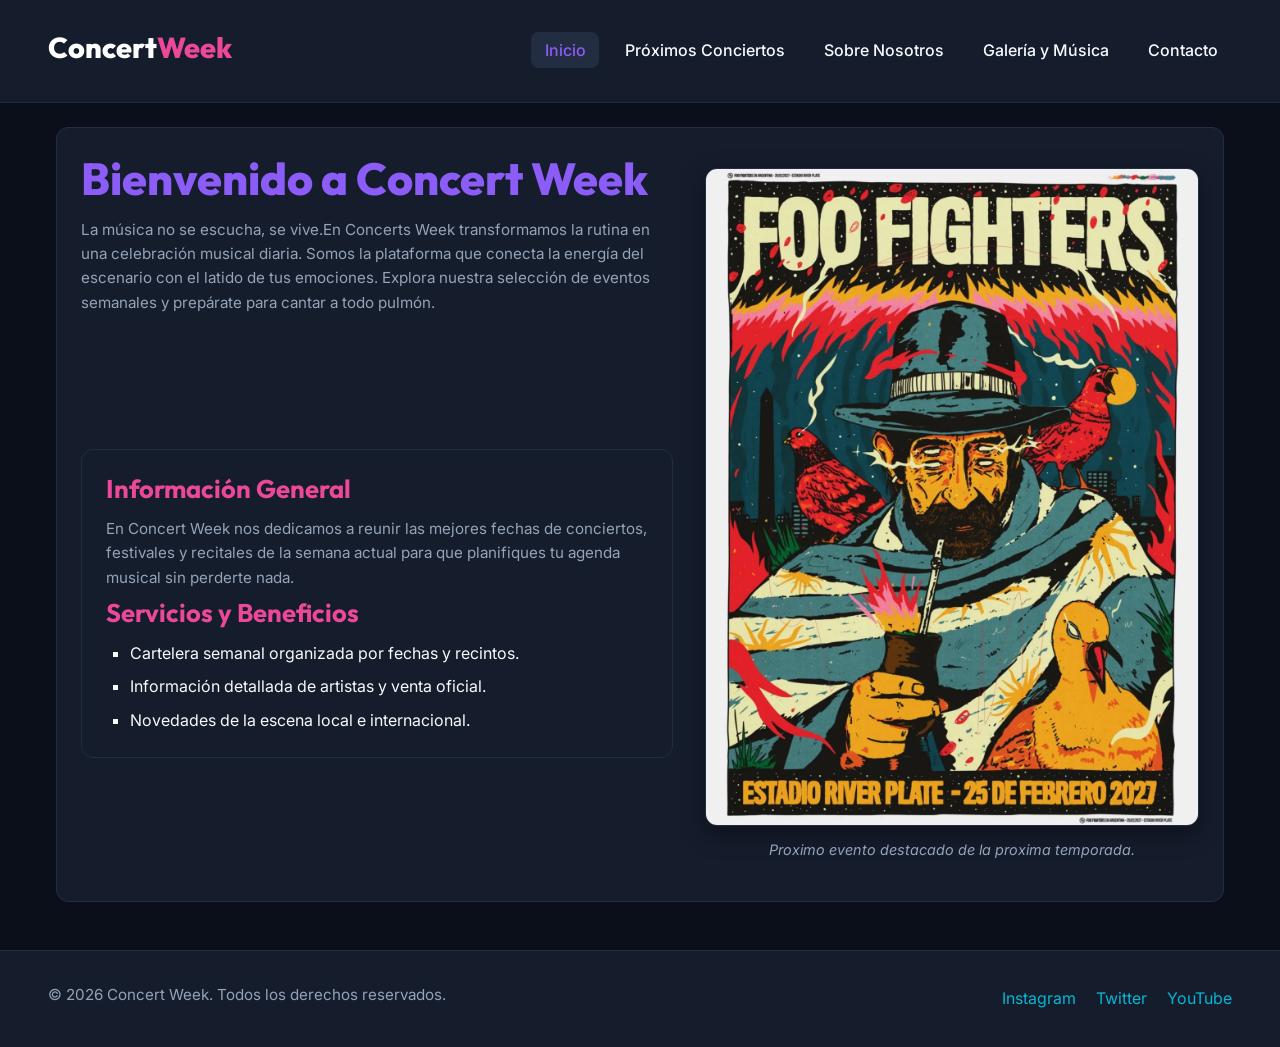
<file: proyeconcertweegrid/index.html>
<!DOCTYPE html>
<html lang="es">

<head>
    <meta charset="UTF-8">
    <meta name="viewport" content="width=device-width, initial-scale=1.0">
    <title>Concert Week | Inicio</title>
    <!-- Google Fonts -->
    <link rel="preconnect" href="https://fonts.googleapis.com">
    <link rel="preconnect" href="https://fonts.gstatic.com" crossorigin>
    <link
        href="https://fonts.googleapis.com/css2?family=Inter:wght@300;400;500;600&family=Outfit:wght@600;700;800&display=swap"
        rel="stylesheet">
    <!-- Hoja de Estilos Externa -->
    <link rel="stylesheet" href="styles/styles.css">
</head>

<body>

    <header class="main-header">
        <p class="brand-title">Concert<span class="brand-accent">Week</span></p>
        <nav class="main-nav">
            <ul class="nav-list">
                <li><a href="index.html" class="nav-link nav-link-active">Inicio</a></li>
                <li><a href="pages/conciertos.html" class="nav-link">Próximos Conciertos</a></li>
                <li><a href="pages/nosotros.html" class="nav-link">Sobre Nosotros</a></li>
                <li><a href="pages/galeria.html" class="nav-link">Galería y Música</a></li>
                <li><a href="pages/contacto.html" class="nav-link">Contacto</a></li>
            </ul>
        </nav>
    </header>

    <main class="main-content">
        <!-- Sección Compleja Maquetada con CSS Grid y grid-template-areas -->
        <section class="content-section hero-grid-container">

            <article class="area-intro">
                <h1>Bienvenido a Concert Week</h1>
                <p>La música no se escucha, se vive.En Concerts Week transformamos la rutina en una celebración musical
                    diaria. Somos la plataforma que conecta la energía del escenario con el latido de tus emociones.
                    Explora
                    nuestra selección de eventos semanales y prepárate para cantar a todo pulmón.</p>

            </article>


            <figure class="media-figure area-media">
                <img src="./images/foafiche.webp" alt="Concierto de música en vivo con multitud y luces neón"
                    class="media-image">
                <figcaption class="media-caption">Proximo evento destacado de la proxima temporada.
                </figcaption>
            </figure>
            <section class="content-section hero-flex-container">
                <h2>Información General</h2>
                <p>En Concert Week nos dedicamos a reunir las mejores fechas de conciertos, festivales y recitales de la
                    semana actual para que planifiques tu agenda musical sin perderte nada.</p>

                <article class="area-features">
                    <h2>Servicios y Beneficios</h2>
                    <ul class="feature-list">
                        <li>Cartelera semanal organizada por fechas y recintos.</li>
                        <li>Información detallada de artistas y venta oficial.</li>
                        <li>Novedades de la escena local e internacional.</li>
                    </ul>
                </article>

            </section>
    </main>

    <footer class="main-footer">
        <p>&copy; 2026 Concert Week. Todos los derechos reservados.</p>
        <nav class="footer-nav">

            <ul class="footer-list">
                <li><a href="https://instagram.com" target="_blank" rel="noopener noreferrer">Instagram</a></li>
                <li><a href="https://twitter.com" target="_blank" rel="noopener noreferrer">Twitter</a></li>
                <li><a href="https://youtube.com" target="_blank" rel="noopener noreferrer">YouTube</a></li>

            </ul>
        </nav>

    </footer>

</body>

</html>
</file>
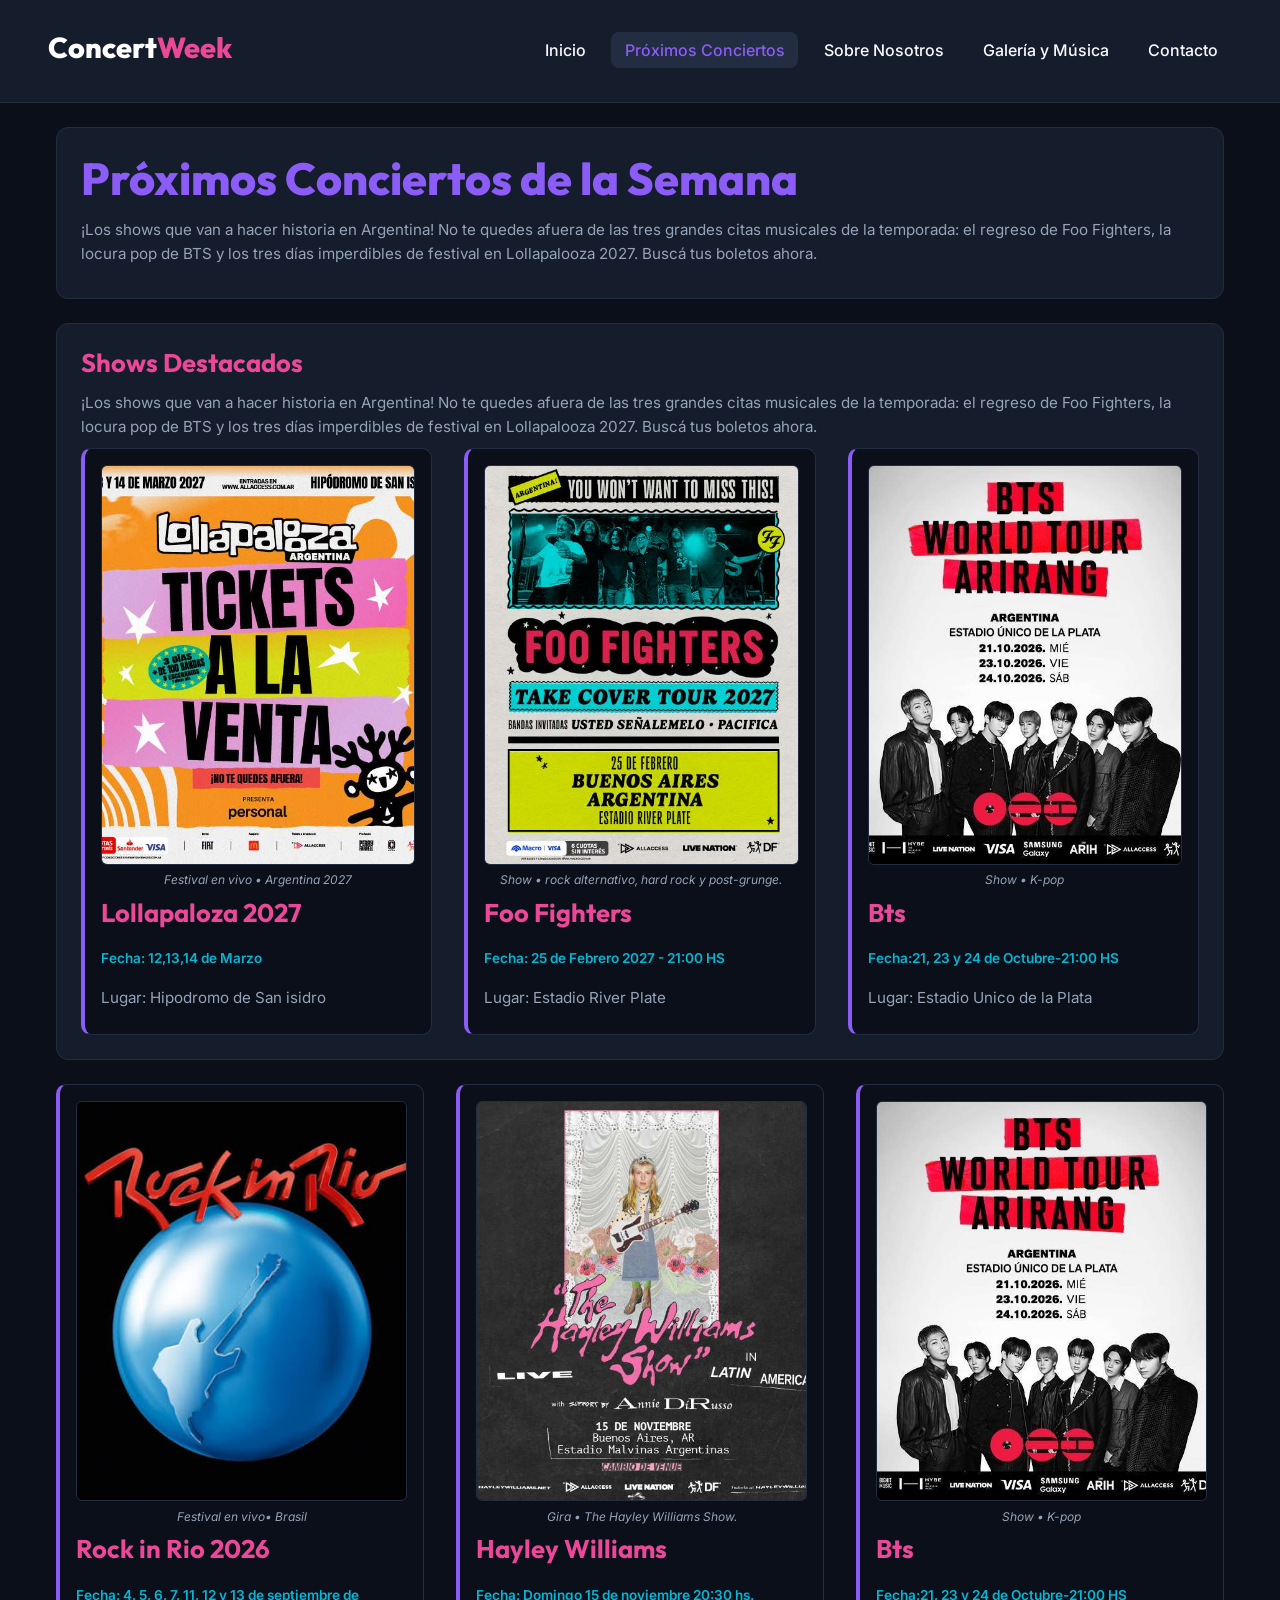
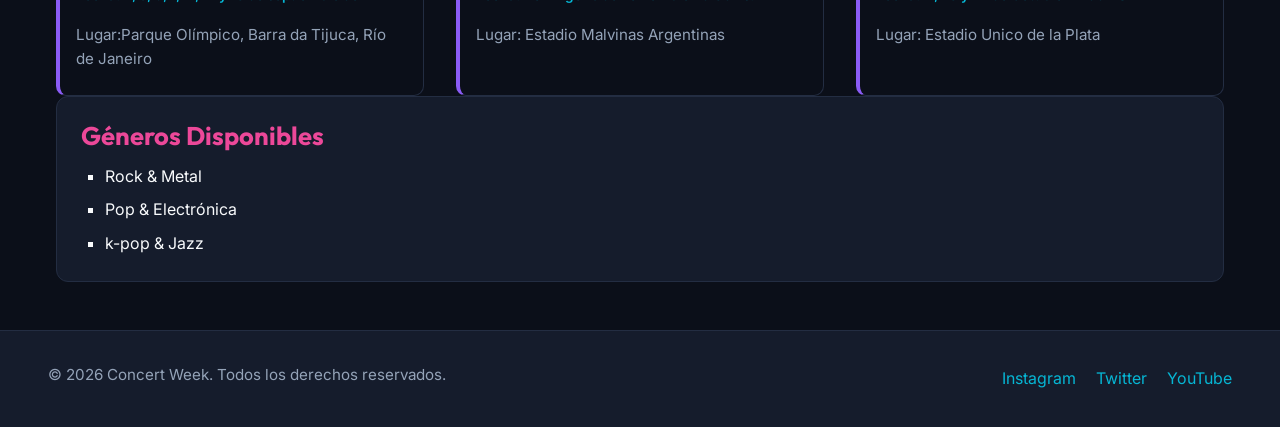
<file: proyeconcertweegrid/pages/conciertos.html>
<!DOCTYPE html>
<html lang="es">

<head>
    <meta charset="UTF-8">
    <meta name="viewport" content="width=device-width, initial-scale=1.0">
    <title>Concert Week | Próximos Conciertos</title>
    <!-- Google Fonts -->
    <link rel="preconnect" href="https://fonts.googleapis.com">
    <link rel="preconnect" href="https://fonts.gstatic.com" crossorigin>
    <link
        href="https://fonts.googleapis.com/css2?family=Inter:wght@300;400;500;600&family=Outfit:wght@600;700;800&display=swap"
        rel="stylesheet">
    <!-- Hoja de Estilos Externa -->
    <link rel="stylesheet" href="../styles/styles.css">
</head>
<!-- Me gustaria que las imagenes fueran en corrido tipo carrusel y tengo dudas con algunas cosas veo la pagina un poco simple  -->

<body>

    <header class="main-header">
        <p class="brand-title">Concert<span class="brand-accent">Week</span></p>
        <nav class="main-nav">
            <ul class="nav-list">
                <li><a href="../index.html" class="nav-link">Inicio</a></li>
                <li><a href="conciertos.html" class="nav-link nav-link-active">Próximos Conciertos</a></li>
                <li><a href="nosotros.html" class="nav-link">Sobre Nosotros</a></li>
                <li><a href="galeria.html" class="nav-link">Galería y Música</a></li>
                <li><a href="contacto.html" class="nav-link">Contacto</a></li>
            </ul>
        </nav>
    </header>

    <main class="main-content">
        <section class="content-section">
            <h1>Próximos Conciertos de la Semana</h1>
            <p>¡Los shows que van a hacer historia en Argentina! No te quedes afuera de las tres grandes citas musicales
                de la temporada: el regreso de Foo Fighters, la locura pop de BTS y los tres días imperdibles de
                festival en Lollapalooza 2027. Buscá tus boletos ahora.</p>
        </section>

        <section class="content-section">
            <h2>Shows Destacados</h2>
            <p>¡Los shows que van a hacer historia en Argentina! No te quedes afuera de las tres grandes citas musicales
                de la temporada: el regreso de Foo Fighters, la locura pop de BTS y los tres días imperdibles de
                festival en Lollapalooza 2027. Buscá tus boletos ahora.</p>


            <!-- Grilla Responsive (1 Columna en Mobile -> 3 Columnas en Desktop) -->
            <section class="concerts-grid-container">
                <article class="concert-card">
                    <figure class="concert-card-figure">
                        <img src="../images/bannerlollapaloza.jpg" alt="Lollapalooza 2027 Argentina"
                            class="concert-card-image">
                        <figcaption class="concert-card-caption">Festival en vivo • Argentina 2027</figcaption>
                    </figure>
                    <h2>Lollapaloza 2027</h2>
                    <p class="concert-info">Fecha: 12,13,14 de Marzo</p>
                    <p>Lugar: Hipodromo de San isidro</p>
                </article>

                <article class="concert-card">
                    <figure class="concert-card-figure">
                        <img src="../images/foofither.jpg" alt="Gira Take Cover Tour" class="concert-card-image">
                        <figcaption class="concert-card-caption">Show • rock alternativo, hard rock y post-grunge.
                        </figcaption>
                    </figure>
                    <h2>Foo Fighters</h2>
                    <p class="concert-info">Fecha: 25 de Febrero 2027 - 21:00 HS</p>
                    <p>Lugar: Estadio River Plate</p>
                </article>

                <article class="concert-card">
                    <figure class="concert-card-figure">
                        <img src="../images/bts.jpeg" alt="Banda indie tocando en vivo en Indie Waves Live"
                            class="concert-card-image">
                        <figcaption class="concert-card-caption">Show • K-pop</figcaption>
                    </figure>
                    <h2>Bts</h2>
                    <p class="concert-info">Fecha:21, 23 y 24 de Octubre-21:00 HS</p>
                    <p>Lugar: Estadio Unico de la Plata</p>
                </article>
            </section>
        </section>
        <!-- segunda cartelera -->

        <section class="concerts-grid-container">
            <article class="concert-card">
                <figure class="concert-card-figure">
                    <img src="../images/images.jprockinrio.jfif" alt="Rock in Rio 2026" class="concert-card-image">
                    <figcaption class="concert-card-caption">Festival en vivo• Brasil</figcaption>
                </figure>
                <h2>Rock in Rio 2026</h2>
                <p class="concert-info">Fecha: 4, 5, 6, 7, 11, 12 y 13 de septiembre de</p>
                <p>Lugar:Parque Olímpico, Barra da Tijuca, Río de Janeiro</p>
            </article>

            <article class="concert-card">
                <figure class="concert-card-figure">
                    <img src="../images/7b93d54b-1621-4b7e-b284-ae6206092a9a-hayleywilliams-bannersaa640x640.jpg"
                        alt="The Hayley Williams Show." class="concert-card-image">
                    <figcaption class="concert-card-caption">Gira • The Hayley Williams Show.
                    </figcaption>
                </figure>
                <h2>Hayley Williams</h2>
                <p class="concert-info">Fecha: Domingo 15 de noviembre 20:30 hs.</p>
                <p>Lugar: Estadio Malvinas Argentinas</p>
            </article>

            <article class="concert-card">
                <figure class="concert-card-figure">
                    <img src="../images/bts.jpeg" alt="Banda indie tocando en vivo en Indie Waves Live"
                        class="concert-card-image">
                    <figcaption class="concert-card-caption">Show • K-pop</figcaption>
                </figure>
                <h2>Bts</h2>
                <p class="concert-info">Fecha:21, 23 y 24 de Octubre-21:00 HS</p>
                <p>Lugar: Estadio Unico de la Plata</p>
            </article>

        </section>
        </section>


        <section class="content-section">
            <h2>Géneros Disponibles</h2>
            <ul class="feature-list">
                <li>Rock & Metal</li>
                <li>Pop & Electrónica</li>
                <li>k-pop & Jazz</li>
            </ul>
        </section>
    </main>

    <footer class="main-footer">
        <p>&copy; 2026 Concert Week. Todos los derechos reservados.</p>
        <nav class="footer-nav">
            <ul class="footer-list">
                <li><a href="https://instagram.com" target="_blank" rel="noopener noreferrer">Instagram</a></li>
                <li><a href="https://twitter.com" target="_blank" rel="noopener noreferrer">Twitter</a></li>
                <li><a href="https://youtube.com" target="_blank" rel="noopener noreferrer">YouTube</a></li>
            </ul>
        </nav>
    </footer>

</body>

</html>
</file>
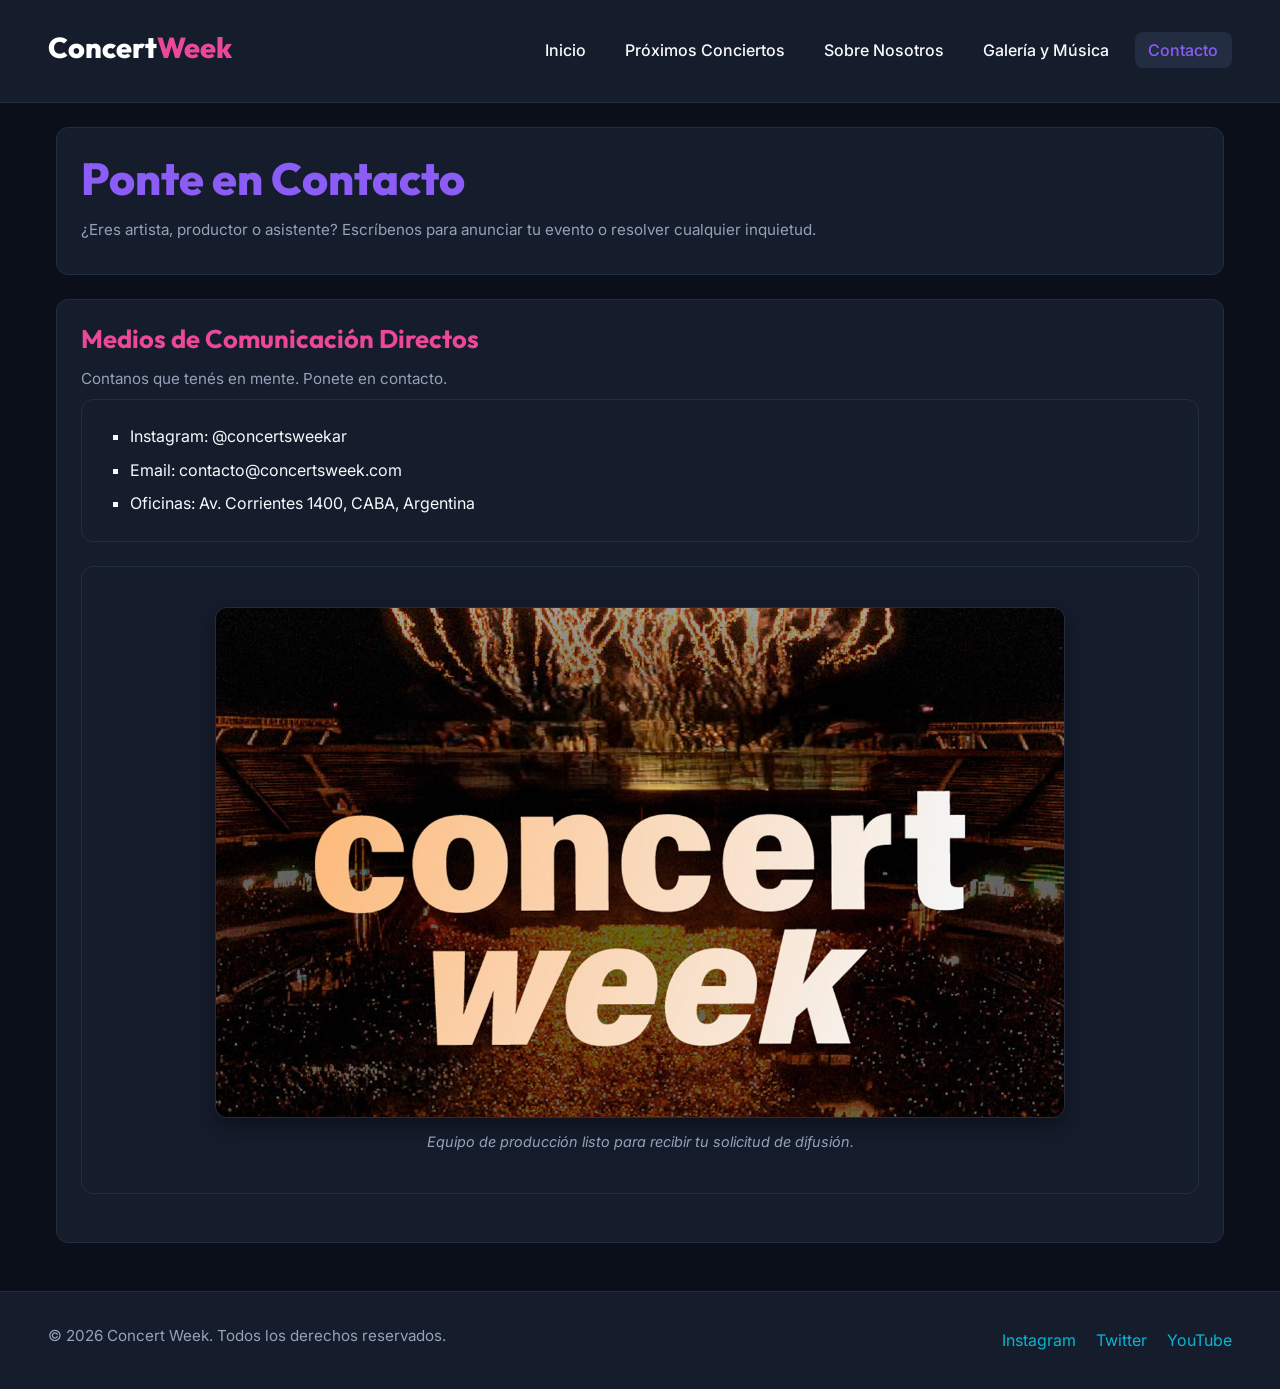
<file: proyeconcertweegrid/pages/contacto.html>
<!DOCTYPE html>
<html lang="es">

<head>
    <meta charset="UTF-8">
    <meta name="viewport" content="width=device-width, initial-scale=1.0">
    <title>Concert Week | Contacto</title>
    <!-- Google Fonts -->
    <link rel="preconnect" href="https://fonts.googleapis.com">
    <link rel="preconnect" href="https://fonts.gstatic.com" crossorigin>
    <link
        href="https://fonts.googleapis.com/css2?family=Inter:wght@300;400;500;600&family=Outfit:wght@600;700;800&display=swap"
        rel="stylesheet">
    <!-- Hoja de Estilos Externa -->
    <link rel="stylesheet" href="../styles/styles.css">
</head>

<body>

    <header class="main-header">
        <p class="brand-title">Concert<span class="brand-accent">Week</span></p>
        <nav class="main-nav">
            <ul class="nav-list">
                <li><a href="../index.html" class="nav-link">Inicio</a></li>
                <li><a href="conciertos.html" class="nav-link">Próximos Conciertos</a></li>
                <li><a href="nosotros.html" class="nav-link">Sobre Nosotros</a></li>
                <li><a href="galeria.html" class="nav-link">Galería y Música</a></li>
                <li><a href="contacto.html" class="nav-link nav-link-active">Contacto</a></li>
            </ul>
        </nav>
    </header>

    <main class="main-content">
        <section class="content-section">
            <h1>Ponte en Contacto</h1>
            <p>¿Eres artista, productor o asistente? Escríbenos para anunciar tu evento o resolver cualquier inquietud.
            </p>
        </section>

        <section class="content-section">
            <h2>Medios de Comunicación Directos</h2>
            <p>Contanos que tenés en mente.
                Ponete en contacto.</p>

            <section class="content-section">
                <ul class="feature-list">
                    <li>Instagram: @concertsweekar</li>
                    <li>Email: contacto@concertsweek.com</li>
                    <li>Oficinas: Av. Corrientes 1400, CABA, Argentina</li>
                </ul>
            </section>

            <section class="content-section">
                <figure class="media-figure">
                    <img src="../images/concertsweek.jpg"
                        alt="Micrófono y luces de producción en vivo" class="media-image">
                    <figcaption class="media-caption">Equipo de producción listo para recibir tu solicitud de difusión.
                    </figcaption>
                </figure>
            </section>
    </main>

    <footer class="main-footer">
        <p>&copy; 2026 Concert Week. Todos los derechos reservados.</p>
        <nav class="footer-nav">
            <ul class="footer-list">
                <li><a href="https://instagram.com" target="_blank" rel="noopener noreferrer">Instagram</a></li>
                <li><a href="https://twitter.com" target="_blank" rel="noopener noreferrer">Twitter</a></li>
                <li><a href="https://youtube.com" target="_blank" rel="noopener noreferrer">YouTube</a></li>

            </ul>
        </nav>
    </footer>

</body>

</html>
</file>
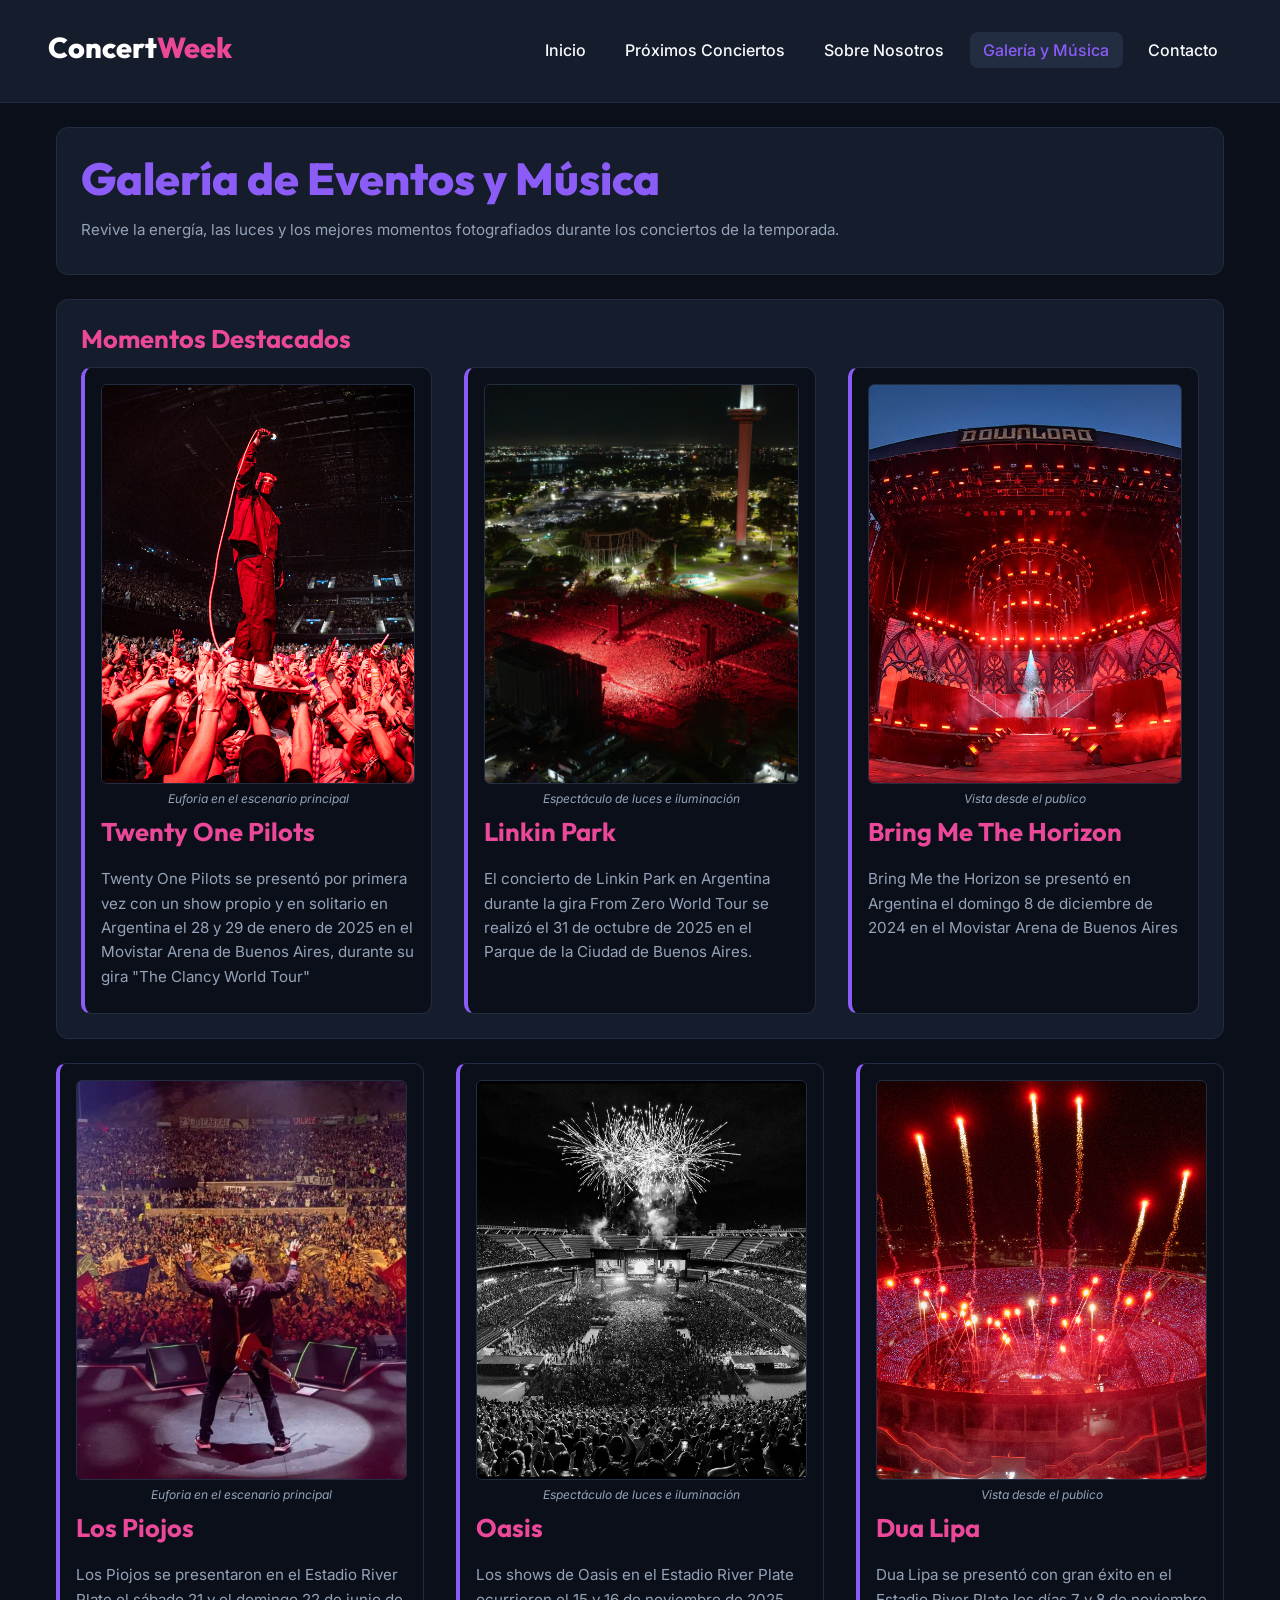
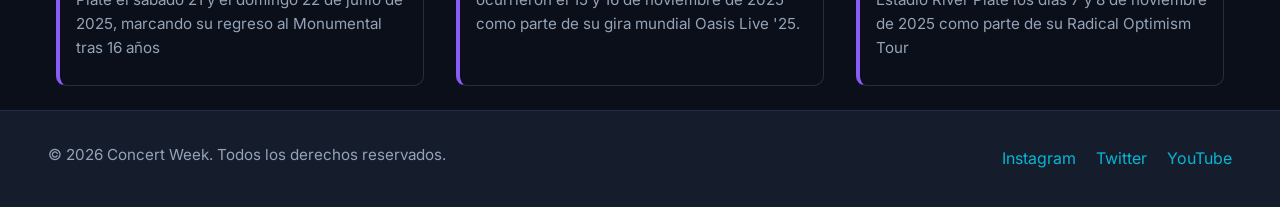
<file: proyeconcertweegrid/pages/galeria.html>
<!DOCTYPE html>
<html lang="es">

<head>
    <meta charset="UTF-8">
    <meta name="viewport" content="width=device-width, initial-scale=1.0">
    <title>Concert Week | Galería y Música</title>
    <!-- Google Fonts -->
    <link rel="preconnect" href="https://fonts.googleapis.com">
    <link rel="preconnect" href="https://fonts.gstatic.com" crossorigin>
    <link
        href="https://fonts.googleapis.com/css2?family=Inter:wght@300;400;500;600&family=Outfit:wght@600;700;800&display=swap"
        rel="stylesheet">
    <!-- Hoja de Estilos Externa -->
    <link rel="stylesheet" href="../styles/styles.css">
</head>

<body>

    <header class="main-header">
        <p class="brand-title">Concert<span class="brand-accent">Week</span></p>
        <nav class="main-nav">
            <ul class="nav-list">
                <li><a href="../index.html" class="nav-link">Inicio</a></li>
                <li><a href="conciertos.html" class="nav-link">Próximos Conciertos</a></li>
                <li><a href="nosotros.html" class="nav-link">Sobre Nosotros</a></li>
                <li><a href="galeria.html" class="nav-link nav-link-active">Galería y Música</a></li>
                <li><a href="contacto.html" class="nav-link">Contacto</a></li>
            </ul>
        </nav>
    </header>

    <main class="main-content">
        <section class="content-section">
            <h1>Galería de Eventos y Música</h1>
            <p>Revive la energía, las luces y los mejores momentos fotografiados durante los conciertos de la temporada.
            </p>
        </section>

        <section class="content-section">
            <h2>Momentos Destacados</h2>

            <!-- Grilla Responsive de Galería -->
            <section class="concerts-grid-container">
                <article class="concert-card">
                    <figure class="concert-card-figure">
                        <img src="../images/twentyonepilots.jpg" alt="Público disfrutando del concierto Clancy Tour"
                            class="concert-card-image">
                        <figcaption class="concert-card-caption">Euforia en el escenario principal</figcaption>
                    </figure>
                    <h2>Twenty One Pilots</h2>
                    <p>Twenty One Pilots se presentó por primera vez con un show propio y en solitario en Argentina el
                        28 y 29 de enero de 2025 en el Movistar Arena de Buenos Aires, durante su gira "The Clancy World
                        Tour"</p>
                </article>

                <article class="concert-card">
                    <figure class="concert-card-figure">
                        <img src="../images/LinkinParkArgentina.jpg" alt="Luces de escenario durante presentación"
                            class="concert-card-image">
                        <figcaption class="concert-card-caption">Espectáculo de luces e iluminación</figcaption>
                    </figure>
                    <h2>Linkin Park</h2>
                    <p>El concierto de Linkin Park en Argentina durante la gira From Zero World Tour se realizó el 31 de
                        octubre de 2025 en el Parque de la Ciudad de Buenos Aires.</p>
                </article>

                <article class="concert-card">
                    <figure class="concert-card-figure">
                        <img src="../images/bthm.jpeg" alt="Post Human Next Gen" class="concert-card-image">
                        <figcaption class="concert-card-caption">Vista desde el publico </figcaption>
                    </figure>
                    <h2>Bring Me The Horizon</h2>
                    <p>Bring Me the Horizon se presentó en Argentina el domingo 8 de diciembre de 2024 en el Movistar
                        Arena de Buenos Aires</p>
                </article>
            </section>
        </section>




        <section class="concerts-grid-container">
            <article class="concert-card">
                <figure class="concert-card-figure">
                    <img src="../images/lospiojos.webp" alt="Los Piojos " class="concert-card-image">
                    <figcaption class="concert-card-caption">Euforia en el escenario principal</figcaption>
                </figure>
                <h2>Los Piojos</h2>
                <p>Los Piojos se presentaron en el Estadio River Plate el sábado 21 y el domingo 22 de junio de 2025,
                    marcando su regreso al Monumental tras 16 años</p>
            </article>

            <article class="concert-card">
                <figure class="concert-card-figure">
                    <img src="../images/oasisriver.jpg" alt="Luces de escenario durante presentación"
                        class="concert-card-image">
                    <figcaption class="concert-card-caption">Espectáculo de luces e iluminación</figcaption>
                </figure>
                <h2>Oasis</h2>
                <p>Los shows de Oasis en el Estadio River Plate ocurrieron el 15 y 16 de noviembre de 2025 como parte de
                    su gira mundial Oasis Live '25.</p>
            </article>

            <article class="concert-card">
                <figure class="concert-card-figure">
                    <img src="../images/dualipariver.jpg" alt="Post Human Next Gen" class="concert-card-image">
                    <figcaption class="concert-card-caption">Vista desde el publico </figcaption>
                </figure>
                <h2>Dua Lipa</h2>
                <p>Dua Lipa se presentó con gran éxito en el Estadio River Plate los días 7 y 8 de noviembre de 2025
                    como parte de su Radical Optimism Tour</p>
            </article>
        </section>

    </main>

    <footer class="main-footer">
        <p>&copy; 2026 Concert Week. Todos los derechos reservados.</p>
        <nav class="footer-nav">
            <ul class="footer-list">
                <li><a href="https://instagram.com" target="_blank" rel="noopener noreferrer">Instagram</a></li>
                <li><a href="https://twitter.com" target="_blank" rel="noopener noreferrer">Twitter</a></li>
                <li><a href="https://youtube.com" target="_blank" rel="noopener noreferrer">YouTube</a></li>

            </ul>
        </nav>
    </footer>

</body>

</html>
</file>
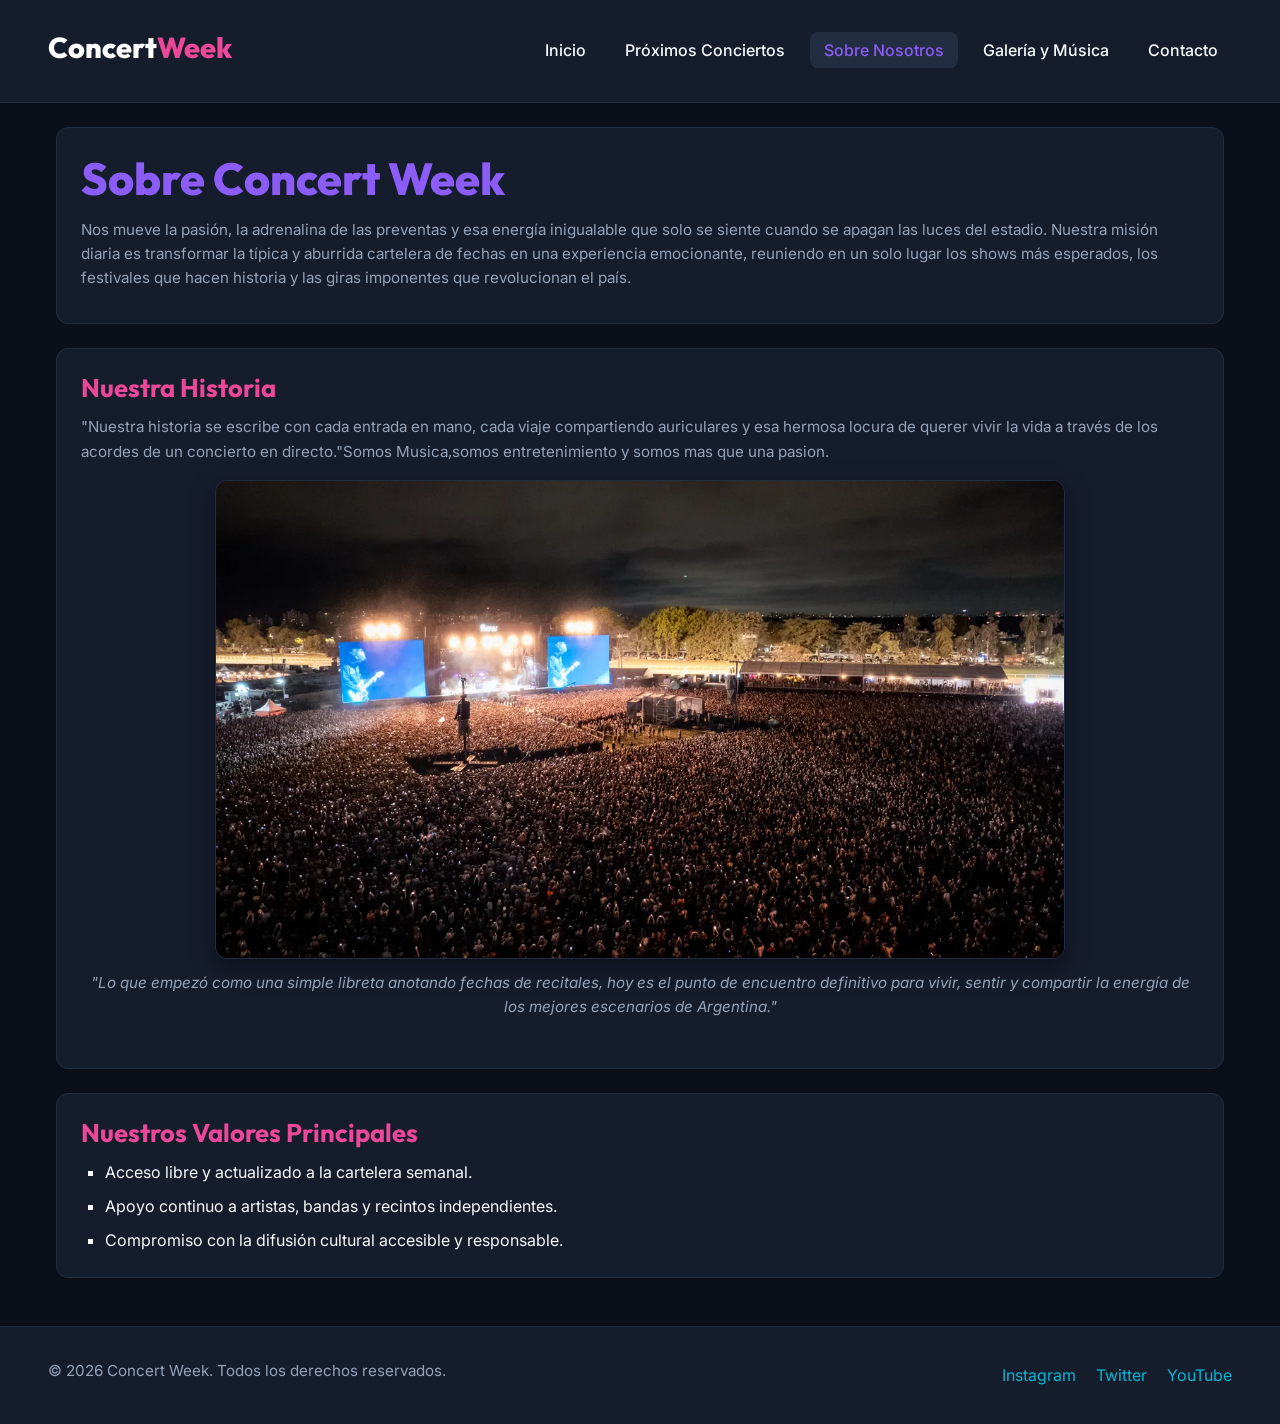
<file: proyeconcertweegrid/pages/nosotros.html>
<!DOCTYPE html>
<html lang="es">

<head>
    <meta charset="UTF-8">
    <meta name="viewport" content="width=device-width, initial-scale=1.0">
    <title>Concert Week | Sobre Nosotros</title>
    <!-- Google Fonts -->
    <link rel="preconnect" href="https://fonts.googleapis.com">
    <link rel="preconnect" href="https://fonts.gstatic.com" crossorigin>
    <link
        href="https://fonts.googleapis.com/css2?family=Inter:wght@300;400;500;600&family=Outfit:wght@600;700;800&display=swap"
        rel="stylesheet">
    <!-- Hoja de Estilos Externa -->
    <link rel="stylesheet" href="../styles/styles.css">
</head>

<body>

    <header class="main-header">
        <p class="brand-title">Concert<span class="brand-accent">Week</span></p>
        <nav class="main-nav">
            <ul class="nav-list">
                <li><a href="../index.html" class="nav-link">Inicio</a></li>
                <li><a href="conciertos.html" class="nav-link">Próximos Conciertos</a></li>
                <li><a href="nosotros.html" class="nav-link nav-link-active">Sobre Nosotros</a></li>
                <li><a href="galeria.html" class="nav-link">Galería y Música</a></li>
                <li><a href="contacto.html" class="nav-link">Contacto</a></li>
            </ul>
        </nav>
    </header>

    <main class="main-content">
      <section class="content-section">
            <h1>Sobre Concert Week</h1>
            <p>Nos mueve la pasión, la adrenalina de las preventas y esa energía inigualable que solo se siente cuando
                se apagan las luces del estadio. Nuestra misión diaria es transformar la típica y aburrida cartelera de
                fechas en una experiencia emocionante, reuniendo en un solo lugar los shows más esperados, los
                festivales que hacen historia y las giras imponentes que revolucionan el país.</p>
        </section>

        <section class="content-section">
            <h2>Nuestra Historia</h2>
            <p>"Nuestra historia se escribe con cada entrada en mano, cada viaje compartiendo auriculares y esa hermosa
                locura de querer vivir la vida a través de los acordes de un concierto en directo."Somos Musica,somos
                entretenimiento y somos mas que una pasion. </p>

            <figure class="media-figure">
                <img src="../images/concertsweekpublico.jpg" alt="Imagen de nuestro logo y presentación"
                    class="media-image">
                <figcaption class="media-caption">
                    <p>"Lo que empezó como una simple libreta anotando fechas de recitales, hoy es el punto de encuentro
                        definitivo para vivir, sentir y compartir la energía de los mejores escenarios de Argentina."
                    </p>
                </figcaption>
            </figure>
        </section>
        <section class="content-section">
        <article class="area-features">
            <h2>Nuestros Valores Principales</h2>
            <ul class="feature-list">
                <li>Acceso libre y actualizado a la cartelera semanal.</li>
                <li>Apoyo continuo a artistas, bandas y recintos independientes.</li>
                <li>Compromiso con la difusión cultural accesible y responsable.</li>
            </ul>
        </article>
        </section>
    </main>

    <footer class="main-footer">
        <p>&copy; 2026 Concert Week. Todos los derechos reservados.</p>
        <nav class="footer-nav">
            <ul class="footer-list">
                <li><a href="https://instagram.com" target="_blank" rel="noopener noreferrer">Instagram</a></li>
                <li><a href="https://twitter.com" target="_blank" rel="noopener noreferrer">Twitter</a></li>
                <li><a href="https://youtube.com" target="_blank" rel="noopener noreferrer">YouTube</a></li>

            </ul>
        </nav>
    </footer>

</body>

</html>
</file>
<file: proyeconcertweegrid/styles/styles.css>
/* ==========================================================================
   1. RESETEO GLOBAL Y BOX MODEL (MOBILE-FIRST BASE)
   ========================================================================== */
* {
  margin: 0;
  padding: 0;
  box-sizing: border-box;
}

/* ==========================================================================
   2. VARIABLES Y PALETA DE COLORES (HEX / RGB)
   ========================================================================== */
:root {
  /* Paleta Nocturna */
  --color-bg-primary: #0b0f19;
  /* Fondo oscuro general */
  --color-bg-card: #151c2c;
  /* Fondo para tarjetas e islas */
  --color-border: #232d42;
  /* Color de bordes */

  /* Acentos Neón */
  --color-primary: #8b5cf6;
  /* Violeta Neón */
  --color-secondary: #ec4899;
  /* Rosa Neón */
  --color-accent: #06b6d4;
  /* Cían Neón */

  /* Textos */
  --color-text-main: #f8fafc;
  /* Texto principal */
  --color-text-muted: #94a3b8;
  /* Texto secundario */
  --color-text-white: #ffffff;

  /* Tipografías de Google Fonts */
  --font-heading: 'Outfit', 'Segoe UI', sans-serif;
  --font-body: 'Inter', 'Helvetica Neue', sans-serif;
}

/* ==========================================================================
   3. ESTILOS BASE DEL CUERPO
   ========================================================================== */
body {
  background-color: var(--color-bg-primary);
  color: var(--color-text-main);
  font-family: var(--font-body);
  font-size: 1rem;
  line-height: 1.6;
  min-height: 100vh;
  display: flex;
  flex-direction: column;
}

/* ==========================================================================
   4. JERARQUÍA TIPOGRÁFICA
   ========================================================================== */
h1,
h2
 {
  font-family: var(--font-heading);
  color: var(--color-text-white);
  line-height: 1.2;
}

h1 {
  font-size: 2.2rem;
  font-weight: 800;
  color: var(--color-primary);
  margin-bottom: 0.75rem;
}

h2 {
  font-size: 1.6rem;
  font-weight: 700;
  color: var(--color-secondary);
  margin-bottom: 0.75rem;
}



p {
  color: var(--color-text-muted);
  font-size: 0.95rem;
  margin-bottom: 0.5rem;
}

a {
  color: var(--color-accent);
  text-decoration: none;
  transition: color 0.3s ease;
}

a:hover {
  color: var(--color-secondary);
}

/* ==========================================================================
   5. NAVBAR / ENCABEZADO CON FLEXBOX
   ========================================================================== */
.main-header {
  background-color: var(--color-bg-card);
  border-bottom: 1px solid var(--color-border);
  padding: 1.25rem 1.5rem;
  display: flex;
  flex-direction: column;
  align-items: center;
  gap: 1rem;
}

.brand-title {
  font-family: var(--font-heading);
  font-size: 1.8rem;
  font-weight: 800;
  color: var(--color-text-white);
}

.brand-accent {
  color: var(--color-secondary);
}

.main-nav .nav-list {
  list-style: none;
  display: flex;
  flex-wrap: wrap;
  justify-content: center;
  gap: 0.75rem;
}

.nav-link {
  color: var(--color-text-main);
  font-weight: 500;
  padding: 0.5rem 0.85rem;
  border-radius: 8px;
  transition: background-color 0.3s ease, color 0.3s ease;
}

.nav-link:hover,
.nav-link-active {
  background-color: var(--color-border);
  color: var(--color-primary);
}

/* ==========================================================================
   6. CONTENEDOR PRINCIPAL Y SECCIONES
   ========================================================================== */
.main-content {
  width: 100%;
  max-width: 1200px;
  margin: 0 auto;
  padding: 1.5rem 1rem;
  flex: 1;
}

.content-section {
  background-color: var(--color-bg-card);
  border: 1px solid var(--color-border);
  border-radius: 12px;
  padding: 1.5rem;
  margin-bottom: 1.5rem;
}

/* ==========================================================================
   7. MAQUETACIÓN GRID CON GRID-TEMPLATE-AREAS (PÁGINA PRINCIPAL)
   ========================================================================== */
/* Disposición Móvil Base (Secciones Apiladas) */
.hero-grid-container {
  display: grid;
  grid-template-areas:
    "intro"
    "media"
    "features";
  gap: 1.5rem;
}

.area-intro {
  grid-area: intro;
}

.area-media {
  grid-area: media;
}

.area-features {
  grid-area: features;
}

/* ==========================================================================
   8. LISTA Y TARJETAS EN PÁGINA ADICIONAL (CONCIERTOS)
   ========================================================================== */
/* Disposición Móvil Base (1 Columna) */
.concerts-grid-container {
  display: grid;
  grid-template-columns: 1fr;

  gap: 1.25rem;
  margin-top: 0.5rem;
}

.concert-card {

  background-color: var(--color-bg-primary);
  border: 1px solid var(--color-border);
  border-left: 4px solid var(--color-primary);
  padding: 1rem;
  border-radius: 10px;
  display: flex;
  flex-direction: column;
  gap: 0.5rem;
}

.concert-card-figure {
  width: 100%;
  flex: 0 0 45%;
  margin: 0;
  display: flex;
  flex-direction: column;
  gap: 0.35rem;
}

.concert-card-image {
  width: 100%;
  margin: 0;
  height: 400px;           /* Fija una altura exacta para todas las imágenes */
  object-fit: cover;       /* Evita que se deformen rellenando el espacio de forma uniforme */
  object-position: center; /* Centra la imagen para que el enfoque principal no se corte */
  border-radius: 6px;
  border: 1px solid var(--color-border);
}

.concert-card-caption {
  font-size: 0.75rem;
  color: var(--color-text-muted);
  font-style: italic;
  text-align: center;
}

.concert-info {
  color: var(--color-accent);
  font-weight: 600;
  font-size: 0.85rem;
}

/* ==========================================================================
   9. COMPONENTES MULTIMEDIA E IMÁGENES DESTACADAS
   ========================================================================== */
.media-figure {
  display: flex;
  flex-direction: column;
  align-items: center;
  width: 100%;
  gap: 0.75rem;
  margin: 1rem 0;
}

.media-image {
  width: 100%;
  max-width: 850px;
  height: auto;
  border-radius: 12px;
  border: 1px solid var(--color-border);
  box-shadow: 0 8px 24px rgba(0, 0, 0, 0.4);
}

.media-caption {
  font-size: 0.9rem;
  color: var(--color-text-muted);
  font-style: italic;
  text-align: center;
}

.feature-list {
  list-style-type: square;
  padding-left: 1.5rem;
  display: flex;
  flex-direction: column;
  gap: 0.5rem;
}

/* ==========================================================================
   10. PIE DE PÁGINA (FOOTER CON FLEXBOX)
   ========================================================================== */
.main-footer {
  background-color: var(--color-bg-card);
  border-top: 1px solid var(--color-border);
  padding: 1.5rem 1rem;
  display: flex;
  flex-direction: column;
  align-items: center;
  gap: 1rem;
  text-align: center;
}

.footer-nav .footer-list {
  list-style: none;
  display: flex;
  gap: 1.25rem;
  align-items: center;
}

.social-link {
  display: flex;
  align-items: center;
  gap: 0.4rem;
  font-weight: 500;
  font-size: 0.95rem;
}

.social-icon {
  width: 20px;
  height: 20px;
  object-fit: contain;
}

/* ==========================================================================
   11. MEDIA QUERIES (BREAKPOINT DESKTOP: MIN-WIDTH 1024PX)
   ========================================================================== */
@media (min-width: 1024px) {

  /* Layout del Encabezado en Escritorio */
  .main-header {
    flex-direction: row;
    justify-content: space-between;
    padding: 1.5rem 3rem;
  }

  h1 {
    font-size: 2.8rem;
  }

  /* Grid con grid-template-areas para Desktop en index.html */
  .hero-grid-container {
    grid-template-areas:
      "intro media"
      "features media";
    grid-template-columns: 1.2fr 1fr;
    gap: 2rem;
    align-items: start;
  }

  /* Transformación de Tarjetas en conciertos.html (3 Columnas Flexibles) */
  .concerts-grid-container {
    grid-template-columns: repeat(3, 1fr);
    gap: 2rem;
  }

  /* Layout del Pie de Página en Escritorio */
  .main-footer {
    flex-direction: row;
    justify-content: space-between;
    padding: 2rem 3rem;
  }
}
</file>
